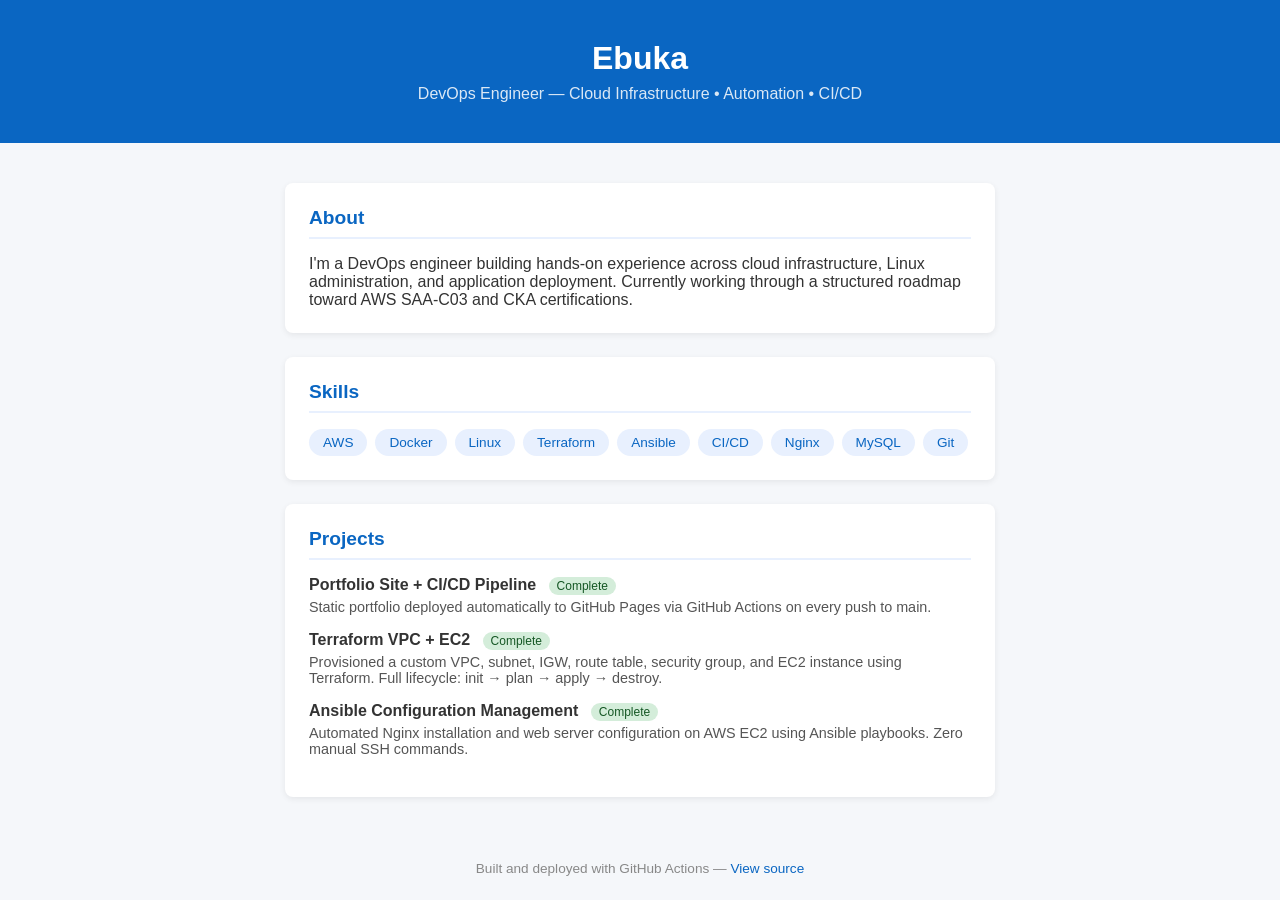
<file: index.html>
<!DOCTYPE html>
<html lang="en">
<head>
  <meta charset="UTF-8" />
  <meta name="viewport" content="width=device-width, initial-scale=1.0"/>
  <title>Ebuka | DevOps Engineer</title>
  <link rel="stylesheet" href="style.css" />
</head>
<body>

  <header>
    <h1>Ebuka</h1>
    <p>DevOps Engineer &mdash; Cloud Infrastructure &bull; Automation &bull; CI/CD</p>
  </header>

  <main>

    <section>
      <h2>About</h2>
      <p>
        I'm a DevOps engineer building hands-on experience across cloud infrastructure,
        Linux administration, and application deployment. Currently working through a
        structured roadmap toward AWS SAA-C03 and CKA certifications.
      </p>
    </section>

    <section>
      <h2>Skills</h2>
      <div class="tags">
        <span class="tag">AWS</span>
        <span class="tag">Docker</span>
        <span class="tag">Linux</span>
        <span class="tag">Terraform</span>
        <span class="tag">Ansible</span>
        <span class="tag">CI/CD</span>
        <span class="tag">Nginx</span>
        <span class="tag">MySQL</span>
        <span class="tag">Git</span>
      </div>
    </section>

    <section>
      <h2>Projects</h2>

      <div class="project-item">
        <h3>Portfolio Site + CI/CD Pipeline <span class="status done">Complete</span></h3>
        <p>Static portfolio deployed automatically to GitHub Pages via GitHub Actions on every push to main.</p>
      </div>

      <div class="project-item">
        <h3>Terraform VPC + EC2 <span class="status done">Complete</span></h3>
        <p>Provisioned a custom VPC, subnet, IGW, route table, security group, and EC2 instance using Terraform. Full lifecycle: init → plan → apply → destroy.</p>
      </div>

      <div class="project-item">
  <h3>Ansible Configuration Management <span class="status done">Complete</span></h3>
  <p>Automated Nginx installation and web server configuration on AWS EC2 using Ansible playbooks. Zero manual SSH commands.</p>
</div>

    </section>

  </main>

  <footer>
    <p>Built and deployed with GitHub Actions &mdash; <a href="https://github.com/devEbuka/my-portfolio" target="_blank">View source</a></p>
  </footer>

</body>
</html>
</file>
<file: style.css>
* {
  margin: 0;
  padding: 0;
  box-sizing: border-box;
}

body {
  font-family: 'Segoe UI', sans-serif;
  background: #f5f7fa;
  color: #333;
}

header {
  background: #0a66c2;
  color: white;
  padding: 40px 20px;
  text-align: center;
}

header h1 {
  font-size: 2rem;
  margin-bottom: 8px;
}

header p {
  font-size: 1rem;
  opacity: 0.85;
}

main {
  max-width: 750px;
  margin: 40px auto;
  padding: 0 20px;
}

section {
  background: white;
  border-radius: 8px;
  padding: 24px;
  margin-bottom: 24px;
  box-shadow: 0 2px 6px rgba(0,0,0,0.07);
}

section h2 {
  color: #0a66c2;
  margin-bottom: 16px;
  font-size: 1.2rem;
  border-bottom: 2px solid #e8f0fe;
  padding-bottom: 8px;
}

.tags {
  display: flex;
  flex-wrap: wrap;
  gap: 8px;
}

.tag {
  background: #e8f0fe;
  color: #0a66c2;
  padding: 6px 14px;
  border-radius: 20px;
  font-size: 0.85rem;
  font-weight: 500;
}

.project-item {
  margin-bottom: 16px;
}

.project-item h3 {
  font-size: 1rem;
  margin-bottom: 4px;
}

.project-item p {
  font-size: 0.9rem;
  color: #555;
}

.status {
  display: inline-block;
  font-size: 0.75rem;
  padding: 2px 8px;
  border-radius: 10px;
  margin-left: 8px;
  font-weight: 500;
}

.done { background: #d4edda; color: #155724; }
.wip  { background: #fff3cd; color: #856404; }

footer {
  text-align: center;
  padding: 24px;
  font-size: 0.85rem;
  color: #888;
}

footer a {
  color: #0a66c2;
  text-decoration: none;
}
</file>
